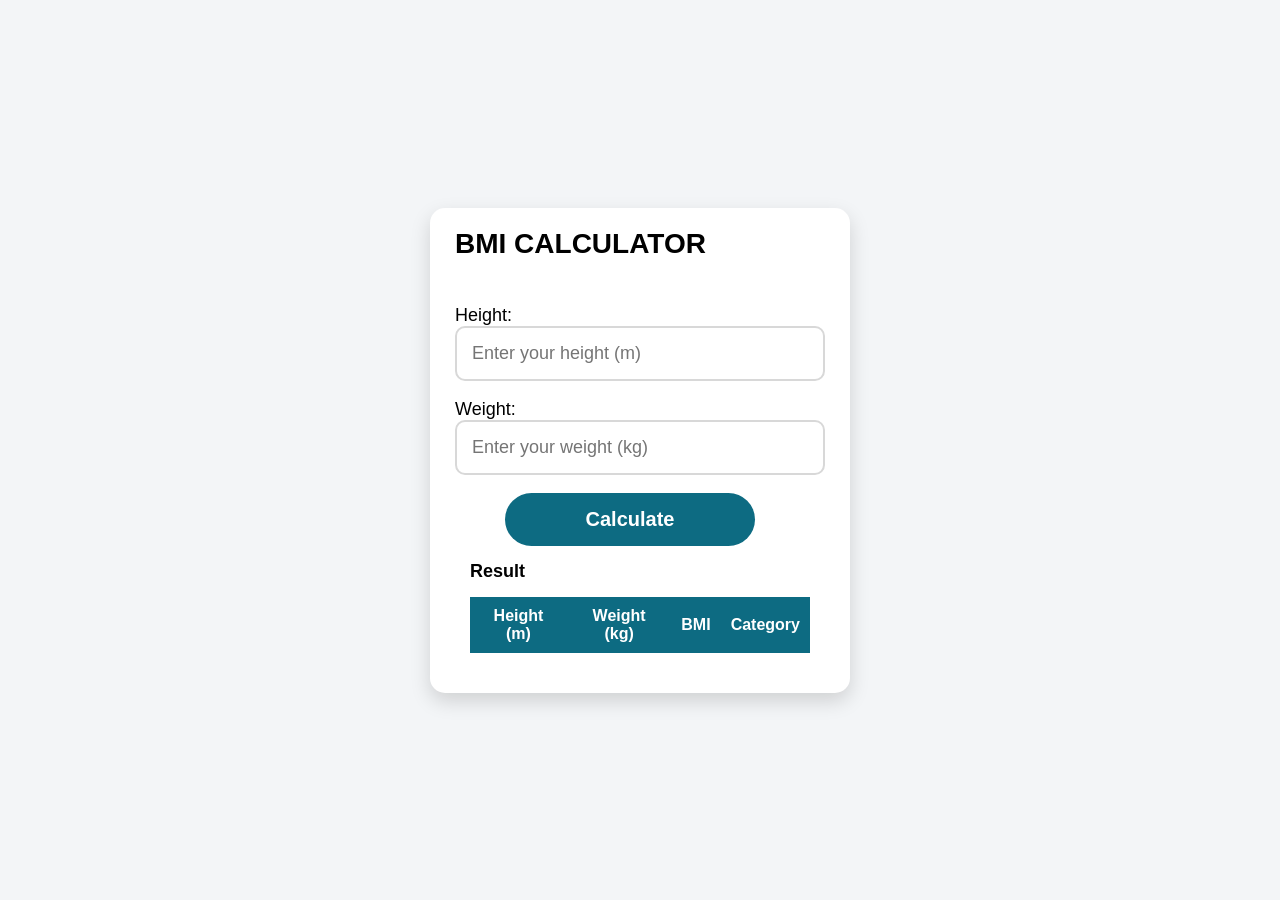
<file: BMI calculator/index.html>
<!doctype html>
<html lang="en">
<head>
    <meta charset="UTF-8">
    <meta name="viewport" content="width=device-width, initial-scale=1.0">
    <title>BMI Calculator</title>

    <link rel="stylesheet" href="BMI.css">
</head>

<body>
    <div id="flex-container">
        <header>
            <h1 id="hero-heading">BMI CALCULATOR</h1>
        </header>

        <main>
            <label for="input-height">Height:</label>
            <input
                id="input-height"
                type="number"
                placeholder="Enter your height (m)"
                step="0.01"
                min="0.1"
                required
            >

            <br><br>

            <label for="input-weight">Weight:</label>
            <input
                id="input-weight"
                type="number"
                placeholder="Enter your weight (kg)"
                step="0.1"
                min="1"
                required
            >

            <br><br>

            <button id="calculate-button">Calculate</button>
            <div id="result">
            
    <h3>Result</h3>

    <table id="result-table">
        <thead>
            <tr>
                <th>Height (m)</th>
                <th>Weight (kg)</th>
                <th>BMI</th>
                <th>Category</th>
            </tr>
        </thead>

        <tbody id="table-body">

        </tbody>
    </table>

            </div>
        </main>

    </div>

    <script src="BMI.js"></script>
</body>
</html>
</file>
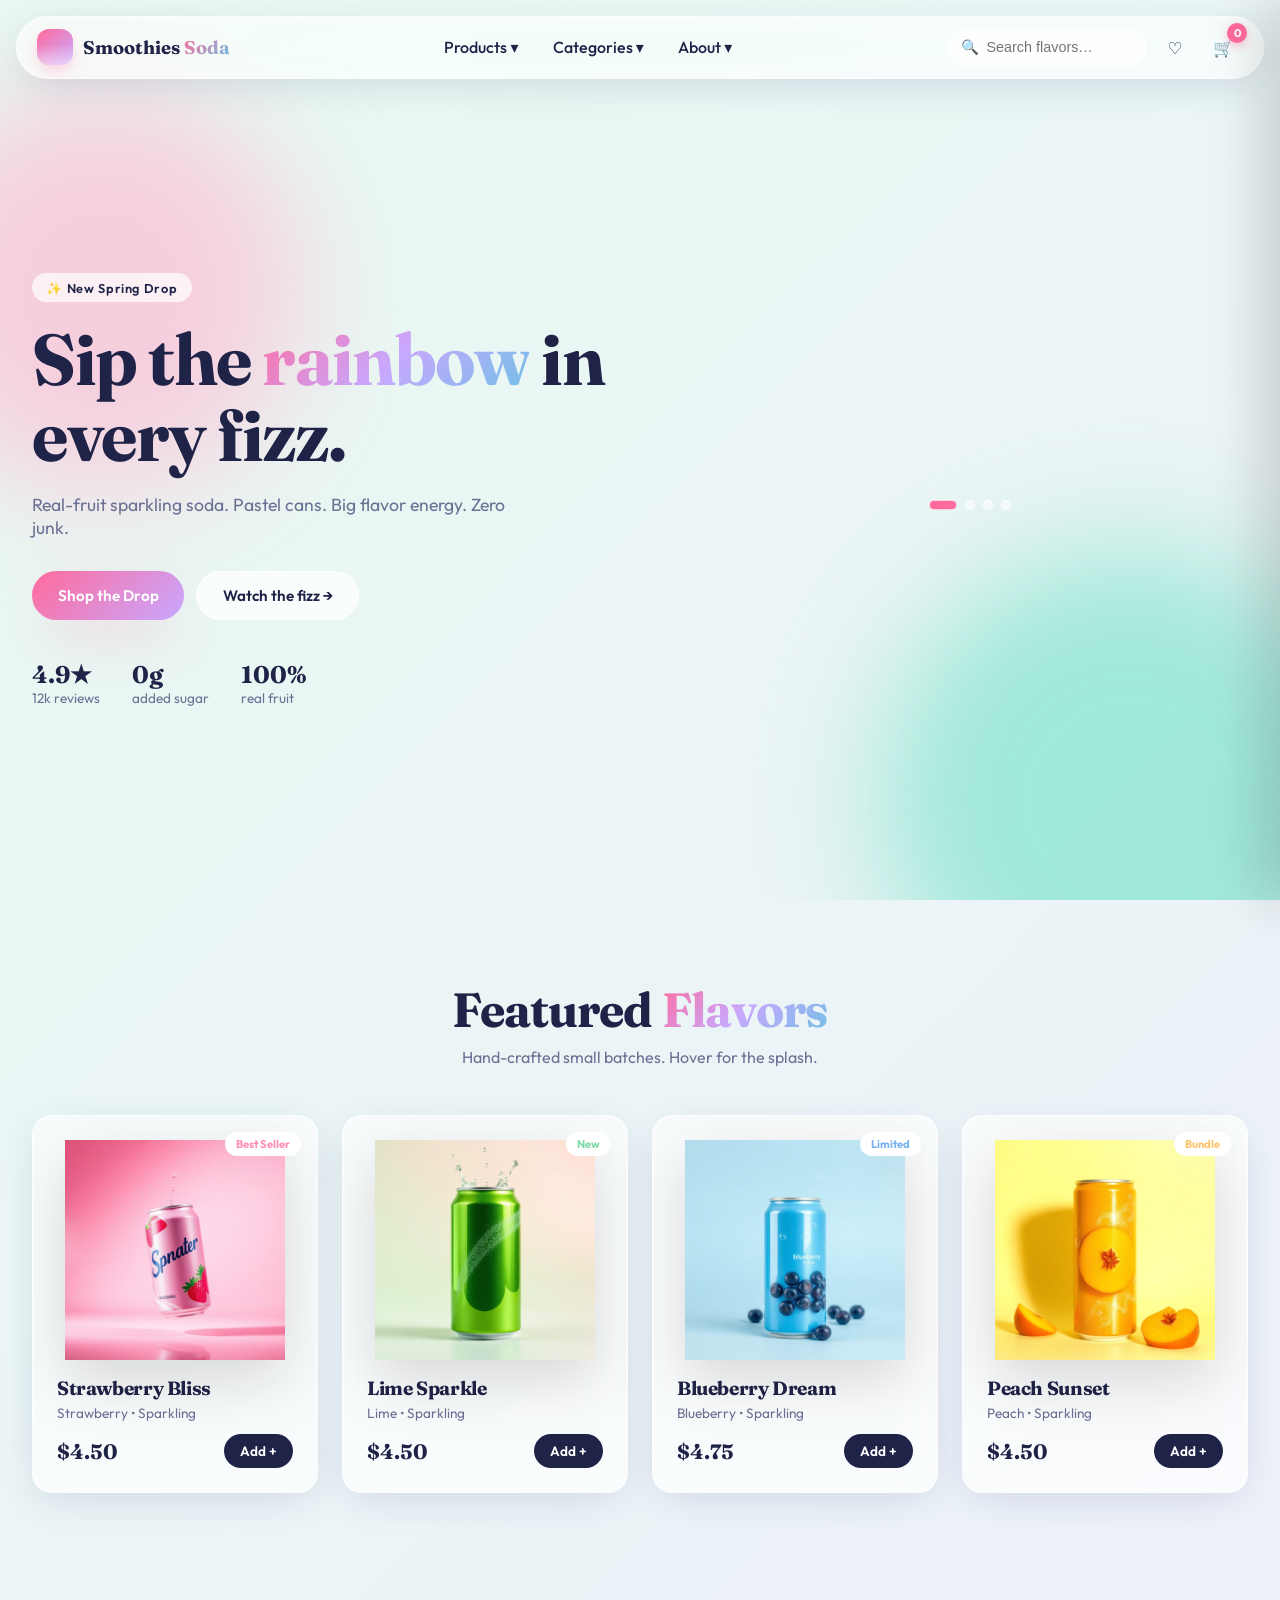
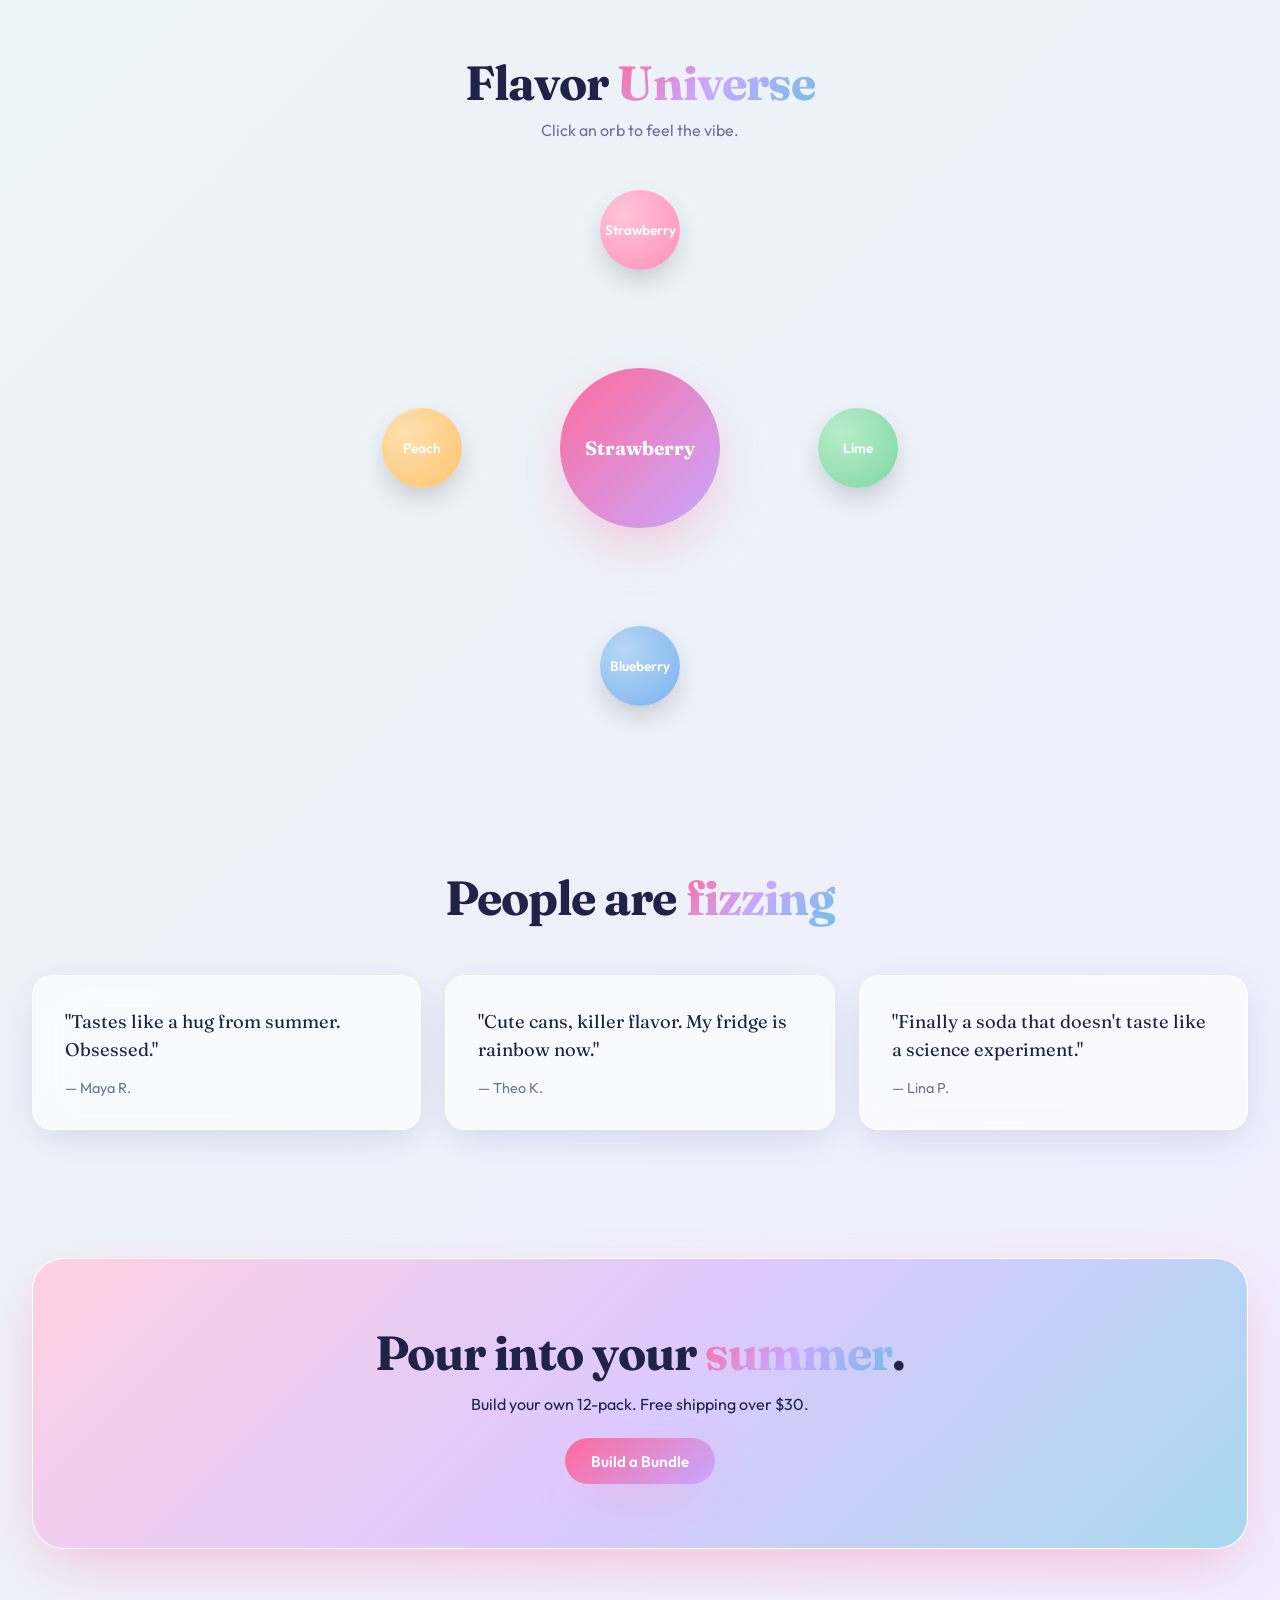
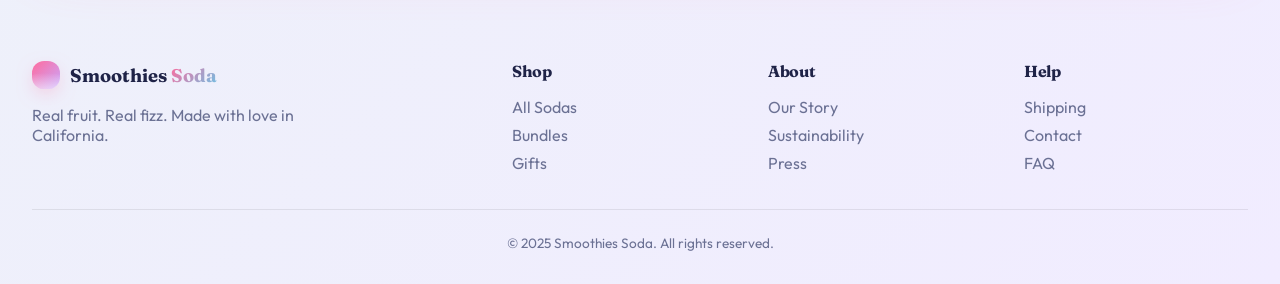
<file: smoothies-vanilla/index.html>
<!doctype html>
<html lang="en">
<head>
  <meta charset="UTF-8" />
  <meta name="viewport" content="width=device-width, initial-scale=1.0" />
  <title>Smoothies Soda — Sip the rainbow in every fizz</title>
  <meta name="description" content="Real-fruit sparkling soda made with love. Pastel cans, bold flavors, zero junk." />
  <meta name="theme-color" content="#FF6B9D" />
  <link rel="preconnect" href="https://fonts.googleapis.com">
  <link rel="preconnect" href="https://fonts.gstatic.com" crossorigin>
  <link href="https://fonts.googleapis.com/css2?family=Fraunces:opsz,wght@9..144,500;9..144,700;9..144,900&family=Outfit:wght@300;400;500;600;700&display=swap" rel="stylesheet">
  <link rel="stylesheet" href="style.css" />
</head>
<body>
  <!-- Floating bubbles backdrop -->
  <div class="bubbles-bg" aria-hidden="true"></div>

  <!-- Navbar -->
  <header class="navbar glass">
    <a href="#" class="logo" aria-label="Smoothies Soda">
      <span class="logo-icon">
        <span class="logo-wave"></span>
      </span>
      <span class="logo-text">Smoothies <em>Soda</em></span>
    </a>

    <nav class="nav-links" aria-label="Primary">
      <div class="nav-item">
        <button class="nav-btn">Products ▾</button>
        <div class="dropdown">
          <a href="#products">All Sodas</a>
          <a href="#products">Fruit Flavors</a>
          <a href="#products">Zero Sugar</a>
          <a href="#products">Limited Edition</a>
        </div>
      </div>
      <div class="nav-item">
        <button class="nav-btn">Categories ▾</button>
        <div class="dropdown">
          <a href="#products">New Arrivals</a>
          <a href="#products">Best Sellers</a>
          <a href="#products">Bundles</a>
          <a href="#products">Gifts</a>
        </div>
      </div>
      <div class="nav-item">
        <button class="nav-btn">About ▾</button>
        <div class="dropdown">
          <a href="#story">Our Story</a>
          <a href="#story">Sustainability</a>
          <a href="#story">FAQ</a>
        </div>
      </div>
    </nav>

    <div class="nav-actions">
      <div class="search-wrap">
        <input id="search" type="search" placeholder="Search flavors…" autocomplete="off" />
        <span class="search-icon">🔍</span>
        <ul id="search-suggestions" class="suggestions" hidden></ul>
      </div>
      <button class="icon-btn" aria-label="Wishlist">♡</button>
      <button class="icon-btn cart-btn" id="cart-btn" aria-label="Cart">
        🛒 <span class="cart-count" id="cart-count">0</span>
      </button>
      <button class="hamburger" id="hamburger" aria-label="Menu">☰</button>
    </div>
  </header>

  <!-- Mobile menu -->
  <aside class="mobile-menu" id="mobile-menu">
    <a href="#products">Products</a>
    <a href="#products">Categories</a>
    <a href="#story">About</a>
    <a href="#" id="mobile-cart">Cart</a>
  </aside>

  <main>
    <!-- Hero -->
    <section class="hero">
      <div class="hero-text">
        <span class="eyebrow">✨ New Spring Drop</span>
        <h1>Sip the <span class="text-gradient">rainbow</span> in every fizz.</h1>
        <p>Real-fruit sparkling soda. Pastel cans. Big flavor energy. Zero junk.</p>
        <div class="hero-cta">
          <button class="btn btn-primary" id="shop-now">Shop the Drop</button>
          <button class="btn btn-ghost">Watch the fizz →</button>
        </div>
        <div class="hero-stats">
          <div><strong>4.9★</strong><span>12k reviews</span></div>
          <div><strong>0g</strong><span>added sugar</span></div>
          <div><strong>100%</strong><span>real fruit</span></div>
        </div>
      </div>

      <div class="hero-stage" id="hero-stage">
        <div class="stage-glow"></div>
        <div class="bottle-wrap" id="bottle-wrap">
          <img id="hero-image" src="assets/soda-strawberry.jpg" alt="Soda can" />
        </div>
        <div class="dots" id="hero-dots"></div>
      </div>
    </section>

    <!-- Featured Products -->
    <section class="section" id="products">
      <header class="section-head">
        <h2>Featured <span class="text-gradient">Flavors</span></h2>
        <p>Hand-crafted small batches. Hover for the splash.</p>
      </header>
      <div class="product-grid" id="product-grid"></div>
    </section>

    <!-- Flavor Universe -->
    <section class="section flavor-universe">
      <header class="section-head">
        <h2>Flavor <span class="text-gradient">Universe</span></h2>
        <p>Click an orb to feel the vibe.</p>
      </header>
      <div class="orbit" id="orbit">
        <div class="orbit-center" id="orbit-center">Strawberry</div>
      </div>
    </section>

    <!-- Testimonials -->
    <section class="section" id="story">
      <header class="section-head">
        <h2>People are <span class="text-gradient">fizzing</span></h2>
      </header>
      <div class="testimonials">
        <article class="testimonial glass">
          <p>"Tastes like a hug from summer. Obsessed."</p>
          <footer>— Maya R.</footer>
        </article>
        <article class="testimonial glass">
          <p>"Cute cans, killer flavor. My fridge is rainbow now."</p>
          <footer>— Theo K.</footer>
        </article>
        <article class="testimonial glass">
          <p>"Finally a soda that doesn't taste like a science experiment."</p>
          <footer>— Lina P.</footer>
        </article>
      </div>
    </section>

    <!-- CTA Banner -->
    <section class="cta-banner">
      <div class="cta-inner glass-strong">
        <h2>Pour into your <span class="text-gradient">summer</span>.</h2>
        <p>Build your own 12-pack. Free shipping over $30.</p>
        <button class="btn btn-primary">Build a Bundle</button>
      </div>
    </section>
  </main>

  <footer class="footer">
    <div class="footer-cols">
      <div>
        <div class="logo small">
          <span class="logo-icon"><span class="logo-wave"></span></span>
          <span class="logo-text">Smoothies <em>Soda</em></span>
        </div>
        <p>Real fruit. Real fizz. Made with love in California.</p>
      </div>
      <div><h4>Shop</h4><a href="#">All Sodas</a><a href="#">Bundles</a><a href="#">Gifts</a></div>
      <div><h4>About</h4><a href="#">Our Story</a><a href="#">Sustainability</a><a href="#">Press</a></div>
      <div><h4>Help</h4><a href="#">Shipping</a><a href="#">Contact</a><a href="#">FAQ</a></div>
    </div>
    <div class="footer-bottom">© 2025 Smoothies Soda. All rights reserved.</div>
  </footer>

  <!-- Cart drawer -->
  <div class="drawer-overlay" id="drawer-overlay"></div>
  <aside class="cart-drawer" id="cart-drawer" aria-hidden="true">
    <header>
      <h3>Your Bag</h3>
      <button id="close-cart" aria-label="Close">✕</button>
    </header>
    <div class="cart-items" id="cart-items"></div>
    <footer>
      <div class="cart-total">
        <span>Total</span>
        <strong id="cart-total">$0.00</strong>
      </div>
      <button class="btn btn-primary full">Checkout</button>
    </footer>
  </aside>

  <script src="script.js"></script>
</body>
</html>
</file>
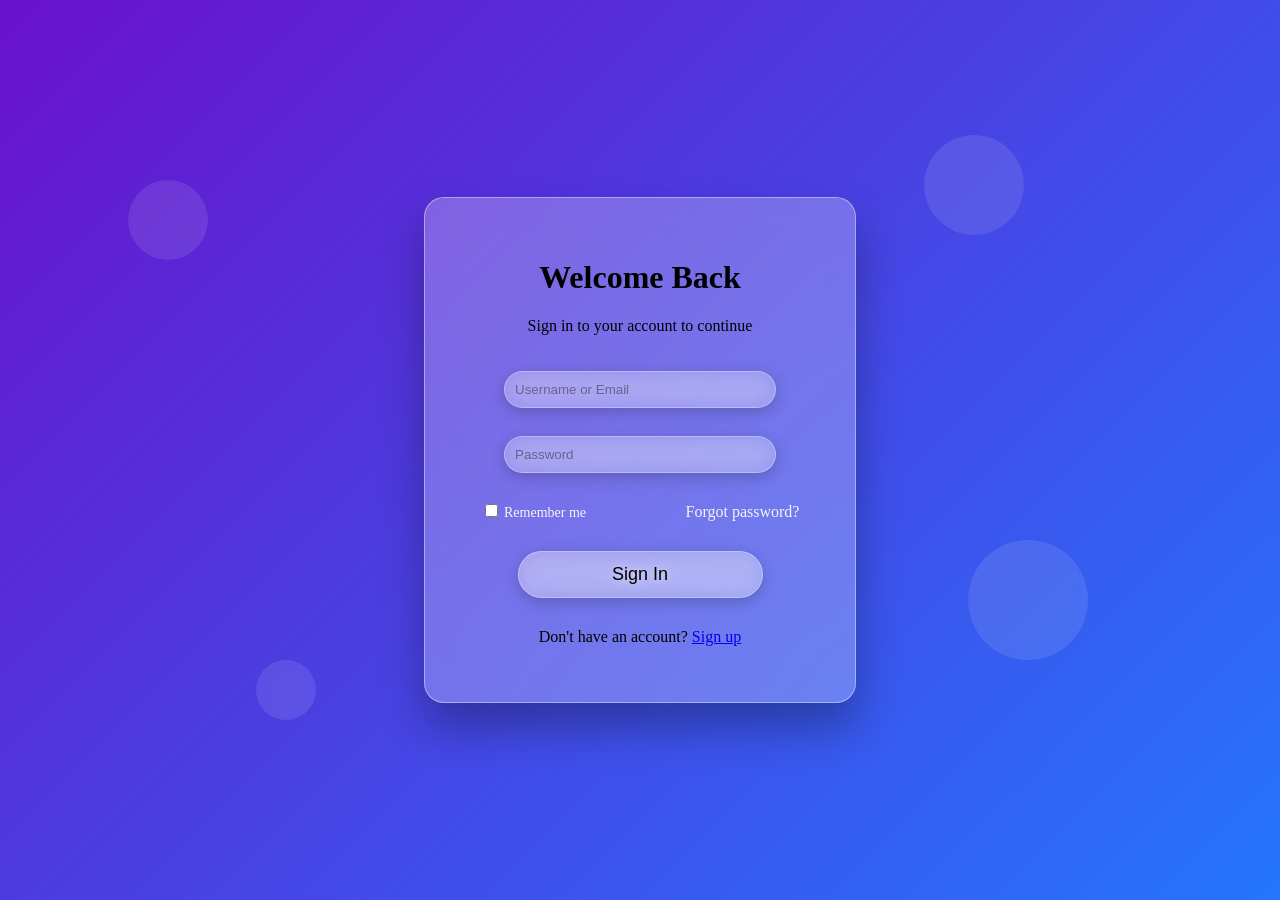
<file: CSS project/Log in Page/index.html>
<!DOCTYPE html>
<html lang="en">
<head>
    <meta charset="UTF-8">
    <meta name="viewport" content="width=device-width, initial-scale=1.0">
    <title>Document</title>
    <link href="Login.css" rel="stylesheet">
</head>
<body>
        
      
    <div class="bg-shapes">
        <div class="shape"></div>
        <div class="shape"></div>
        <div class="shape"></div>
        <div class="shape"></div>
    </div>

    
    <div class="glass-container">
        <div class="login-header">
            <h1>Welcome Back</h1>
            <p>Sign in to your account to continue</p>
        </div>

        <form id="loginForm">
            <div class="input-group">
                <i class="fas fa-user"></i>
                <input type="text" placeholder="Username or Email" id="username" required>
            </div>

            <div class="input-group">
                <i class="fas fa-lock"></i>
                <input type="password" placeholder="Password" id="password" required>
            </div>

            <div class="remember-forgot">
                <label class="remember">
                    <input type="checkbox" id="remember">
                    <span>Remember me</span>
                </label>
                <a href="#" class="forgot-link">Forgot password?</a>
            </div>

            <button type="submit" class="login-btn">Sign In</button>

            

            <div class="social-login">
                <div class="social-btn" title="Sign in with Google">
                    <i class="fab fa-google"></i>
                </div>
                <div class="social-btn" title="Sign in with Facebook">
                    <i class="fab fa-facebook-f"></i>
                </div>
                <div class="social-btn" title="Sign in with Twitter">
                    <i class="fab fa-twitter"></i>
                </div>
            </div>

            <p class="register-link">
                Don't have an account?
                <a href="#">Sign up</a>
            </p>
        </form>
    </div>

    

</body>
</html>
</file>
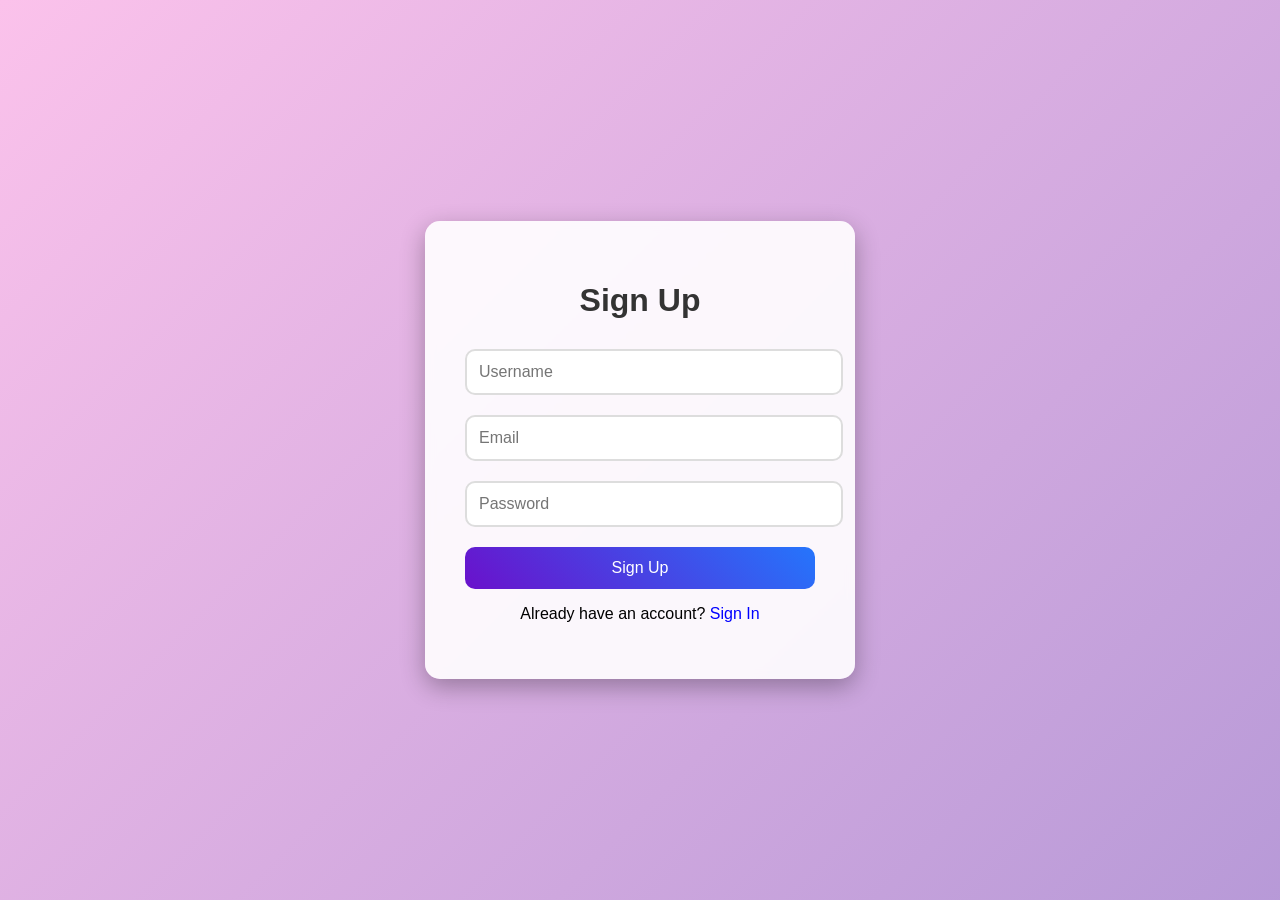
<file: First Ever Project/todolist/index.html>
<!DOCTYPE html>
<html lang="en">
<head>
    <meta charset="UTF-8">
    <meta name="viewport" content="width=device-width, initial-scale=1.0">
    <title>Sign-In + To-Do</title>
    <link rel="stylesheet" href="style.css">
</head>
<body>
    <!-- SIGN-UP SCREEN -->
    <div class="container" id="signup-screen">
        <h1>Sign Up</h1>
        <input type="text" id="signup-username" placeholder="Username" required>
        <input type="email" id="signup-email" placeholder="Email" required>
        <input type="password" id="signup-password" placeholder="Password" required>
       <button type="button" id="signup-btn">Sign Up</button>

       

        <p>Already have an account? <span id="show-login" style="cursor:pointer; color:blue;">Sign In</span></p>
        <p class="message" id="signup-message"></p>
    </div>
<!-- LOGIN SCREEN -->
<div class="container" id="login-screen" style="display:none;">
    <h1>Sign In</h1>
    <input type="email" id="login-email" placeholder="Email" required>
    <input type="password" id="login-password" placeholder="Password" required>

    <p style="text-align:right; margin-top:-10px;">
        <span id="forgot-password" style="cursor:pointer; color:blue; font-size:14px;">
            Forgot Password?
        </span>
    </p>

    <button id="login-btn">Sign In</button>

    <p>Don't have an account?
        <span id="show-signup" style="cursor:pointer; color:blue;">Sign Up</span>
    </p>

    <p class="message" id="login-message"></p>
</div>
<!--Reset Password-->
<div class="container" id="forgot-screen" style="display:none;">
    <h1>Reset Password</h1>
    <input type="email" id="forgot-email" placeholder="Enter your email" required>
    <input type="password" id="new-password" placeholder="Enter new password" required>
    <button id="reset-btn">Send Reset Link</button>

    <p>
        <span id="back-to-login" style="cursor:pointer; color:blue;">
            Back to Login
        </span>
    </p>

    <p class="message" id="forgot-message"></p>
</div>


    <!-- TO-DO LIST SCREEN -->
    <div class="container" id="todo-screen" style="display:none;">
        <h1 id="todo-welcome"></h1>
        <div class="input-section">
            <input type="text" id="todo-input" placeholder="Add a new task...">
            <button id="add-btn">Add</button>
        </div>
        <ul id="todo-list"></ul>
        <button id="logout-btn" style="margin-top:20px;">Logout</button>
    </div>

    <script src="script.js"></script>
</body>
</file>
<file: BMI calculator/BMI.css>
*{
    margin:0;
    padding:0;
    box-sizing:border-box;
    font-family:Arial, Helvetica, sans-serif;
}

body{
    background:#f3f5f7;
    display:flex;
    justify-content:center;
    align-items:center;
    min-height:100vh;
}

#flex-container{
    width:420px;
    background:white;
    border-radius:15px;
    overflow:hidden;
    box-shadow:0 8px 20px rgba(0,0,0,0.15);
}

header{
    padding:20px 25px;
}

#hero-heading{
    font-size:28px;
}

main{
    padding:25px;
    gap:15px;
}

label{
    font-size:18px;
}

input{
    width:100%;
    padding:15px;
    border:2px solid #d8d8d8;
    border-radius:10px;
    font-size:18px;
    transition:.3s;
}

input:focus{
    outline:none;
    border-color:#0d6b82;
    box-shadow:0 0 8px rgba(13,107,130,.25);
}

button{
    width:250px;
    padding:15px;
    margin-left: 50px;
    border:none;
    border-radius:40px;
    background:#0d6b82;
    color:white;
    font-size:20px;
    font-weight:bold;
    cursor:pointer;
    transition:.3s;
}

button:hover{
    background:#09566a;
    transform:translateY(-2px);
}

#result{
    padding:15px;
}

#result h3{
    font-size:18px;
}

#result li{
    padding:10px;
    font-size:15px;
    list-style: none;
}


#result-table{
    width:100%;
    border-collapse:collapse;
    margin-top:15px;
}

#result-table th{
    background:#0d6b82;
    color:white;
    padding:10px;
}

#result-table td{
    border:1px solid #ddd;
    padding:10px;
    text-align:center;
}

#result-table tr:nth-child(even){
    background:#f5f5f5;
}
</file>
<file: smoothies-vanilla/style.css>
/* Smoothies Soda — vanilla pastel design system */
:root {
  --bg: #fff7fb;
  --fg: #1f2347;
  --muted: #6b7194;
  --primary: #ff6b9d;
  --primary-glow: #ffb3cf;
  --mint: #6ee0c5;
  --sky: #6ec1e4;
  --lemon: #ffd66e;
  --lavender: #c8a8ff;
  --card: rgba(255, 255, 255, 0.65);
  --border: rgba(255, 255, 255, 0.7);
  --radius: 1.25rem;
  --shadow-soft: 0 10px 40px -10px rgba(40, 50, 120, 0.18);
  --shadow-glow: 0 20px 60px -15px rgba(255, 107, 157, 0.45);
  --t-smooth: cubic-bezier(0.22, 1, 0.36, 1);
  --t-bounce: cubic-bezier(0.68, -0.55, 0.265, 1.55);
}

* { box-sizing: border-box; margin: 0; padding: 0; }

html { scroll-behavior: smooth; }

body {
  font-family: 'Outfit', system-ui, sans-serif;
  color: var(--fg);
  background: linear-gradient(-45deg, #eaf6ff 0%, #e8f9f1 25%, #fff0f6 50%, #f1ecff 75%, #e8f9f1 100%);
  background-size: 400% 400%;
  animation: liquidGradient 18s ease infinite;
  overflow-x: hidden;
  min-height: 100vh;
}

h1, h2, h3, h4 { font-family: 'Fraunces', Georgia, serif; font-weight: 700; letter-spacing: -0.02em; }

a { color: inherit; text-decoration: none; }
button { font: inherit; cursor: pointer; border: none; background: none; color: inherit; }
img { max-width: 100%; display: block; }

/* Utilities */
.glass {
  background: var(--card);
  backdrop-filter: blur(20px) saturate(180%);
  -webkit-backdrop-filter: blur(20px) saturate(180%);
  border: 1px solid var(--border);
}
.glass-strong {
  background: rgba(255, 255, 255, 0.78);
  backdrop-filter: blur(24px) saturate(200%);
  -webkit-backdrop-filter: blur(24px) saturate(200%);
  border: 1px solid rgba(255, 255, 255, 0.85);
}
.text-gradient {
  background: linear-gradient(135deg, var(--primary), var(--lavender), var(--sky));
  -webkit-background-clip: text;
  background-clip: text;
  color: transparent;
}

/* Floating background bubbles */
.bubbles-bg {
  position: fixed; inset: 0; pointer-events: none; z-index: 0; overflow: hidden;
}
.bubbles-bg::before, .bubbles-bg::after {
  content: ""; position: absolute; border-radius: 50%; filter: blur(60px); opacity: 0.6;
}
.bubbles-bg::before {
  width: 400px; height: 400px; background: var(--primary-glow); top: 10%; left: -100px;
  animation: float 12s ease-in-out infinite;
}
.bubbles-bg::after {
  width: 500px; height: 500px; background: var(--mint); bottom: -150px; right: -100px;
  animation: float 16s ease-in-out infinite reverse;
}

/* Navbar */
.navbar {
  position: fixed; top: 16px; left: 16px; right: 16px; z-index: 50;
  display: flex; align-items: center; gap: 1.25rem;
  padding: 0.65rem 1.25rem; border-radius: 999px;
  box-shadow: var(--shadow-soft);
}
.logo { display: inline-flex; align-items: center; gap: 0.6rem; font-weight: 700; }
.logo-icon {
  width: 36px; height: 36px; border-radius: 12px; position: relative; overflow: hidden;
  background: linear-gradient(135deg, var(--primary), var(--lavender));
  box-shadow: 0 6px 20px -6px rgba(255, 107, 157, 0.6);
}
.logo-wave {
  position: absolute; left: -25%; right: -25%; bottom: -10%; height: 70%;
  background: linear-gradient(180deg, transparent, rgba(255, 255, 255, 0.6));
  border-radius: 45%; animation: wave 4s ease-in-out infinite;
}
.logo-text { font-family: 'Fraunces', serif; font-size: 1.15rem; }
.logo-text em { font-style: normal; background: linear-gradient(135deg, var(--primary), var(--sky)); -webkit-background-clip: text; background-clip: text; color: transparent; }
.logo.small .logo-icon { width: 28px; height: 28px; }

.nav-links { display: flex; gap: 0.25rem; flex: 1; justify-content: center; }
.nav-item { position: relative; }
.nav-btn {
  padding: 0.55rem 0.95rem; border-radius: 999px; font-weight: 500; color: var(--fg);
  transition: all 0.25s var(--t-smooth);
}
.nav-btn:hover { background: rgba(255, 255, 255, 0.7); transform: translateY(-1px); }
.dropdown {
  position: absolute; top: calc(100% + 8px); left: 50%; transform: translateX(-50%) translateY(-6px);
  min-width: 180px; padding: 0.5rem; border-radius: 18px;
  background: rgba(255, 255, 255, 0.85); backdrop-filter: blur(20px);
  border: 1px solid var(--border); box-shadow: var(--shadow-soft);
  opacity: 0; pointer-events: none; transition: all 0.25s var(--t-smooth);
}
.dropdown a {
  display: block; padding: 0.55rem 0.85rem; border-radius: 12px; font-size: 0.92rem;
  transition: background 0.2s;
}
.dropdown a:hover { background: var(--primary-glow); }
.nav-item:hover .dropdown, .nav-item:focus-within .dropdown {
  opacity: 1; pointer-events: auto; transform: translateX(-50%) translateY(0);
}

.nav-actions { display: flex; align-items: center; gap: 0.5rem; }
.search-wrap { position: relative; }
.search-wrap input {
  width: 200px; padding: 0.55rem 1rem 0.55rem 2.4rem; border-radius: 999px;
  border: 1px solid rgba(255, 255, 255, 0.7); background: rgba(255, 255, 255, 0.65);
  font-size: 0.9rem; transition: width 0.3s var(--t-smooth), box-shadow 0.3s;
  outline: none;
}
.search-wrap input:focus { width: 260px; box-shadow: 0 0 0 4px rgba(255, 107, 157, 0.2); }
.search-icon { position: absolute; left: 0.85rem; top: 50%; transform: translateY(-50%); font-size: 0.9rem; }
.suggestions {
  position: absolute; top: calc(100% + 6px); left: 0; right: 0;
  background: rgba(255, 255, 255, 0.95); backdrop-filter: blur(16px);
  border-radius: 14px; padding: 0.35rem; list-style: none; box-shadow: var(--shadow-soft);
  z-index: 60;
}
.suggestions li { padding: 0.5rem 0.75rem; border-radius: 10px; font-size: 0.9rem; cursor: pointer; }
.suggestions li:hover { background: var(--primary-glow); }

.icon-btn {
  position: relative; width: 40px; height: 40px; border-radius: 999px; font-size: 1.05rem;
  display: inline-grid; place-items: center; transition: transform 0.25s var(--t-bounce), background 0.2s;
}
.icon-btn:hover { background: rgba(255, 255, 255, 0.7); transform: scale(1.1); }
.cart-count {
  position: absolute; top: -4px; right: -4px; background: var(--primary); color: white;
  font-size: 0.7rem; font-weight: 700; min-width: 20px; height: 20px; padding: 0 6px;
  border-radius: 999px; display: grid; place-items: center;
  box-shadow: 0 4px 12px -2px rgba(255, 107, 157, 0.6);
  transition: transform 0.4s var(--t-bounce);
}
.cart-count.bump { animation: bump 0.5s var(--t-bounce); }

.hamburger { display: none; font-size: 1.4rem; width: 40px; height: 40px; border-radius: 999px; }

/* Mobile menu */
.mobile-menu {
  position: fixed; top: 80px; right: 16px; left: 16px; z-index: 40;
  background: rgba(255, 255, 255, 0.95); backdrop-filter: blur(20px);
  border-radius: 24px; padding: 1rem; display: none; flex-direction: column; gap: 0.25rem;
  box-shadow: var(--shadow-soft); transform: translateY(-12px); opacity: 0;
  transition: all 0.3s var(--t-smooth);
}
.mobile-menu.open { display: flex; transform: translateY(0); opacity: 1; }
.mobile-menu a { padding: 0.75rem 1rem; border-radius: 12px; font-weight: 500; }
.mobile-menu a:hover { background: var(--primary-glow); }

/* Buttons */
.btn {
  padding: 0.85rem 1.6rem; border-radius: 999px; font-weight: 600; font-size: 0.95rem;
  display: inline-flex; align-items: center; gap: 0.5rem;
  transition: transform 0.25s var(--t-bounce), box-shadow 0.3s;
}
.btn-primary {
  background: linear-gradient(135deg, var(--primary), var(--lavender));
  color: white; box-shadow: var(--shadow-glow);
}
.btn-primary:hover { transform: translateY(-2px) scale(1.03); box-shadow: 0 25px 70px -15px rgba(255, 107, 157, 0.6); }
.btn-ghost { background: rgba(255, 255, 255, 0.7); border: 1px solid var(--border); }
.btn-ghost:hover { background: white; transform: translateY(-2px); }
.btn.full { width: 100%; justify-content: center; }

/* Hero */
.hero {
  position: relative; z-index: 1;
  display: grid; grid-template-columns: 1.1fr 1fr; gap: 3rem; align-items: center;
  max-width: 1280px; margin: 0 auto; padding: 9rem 2rem 4rem;
  min-height: 100vh;
}
.eyebrow {
  display: inline-block; padding: 0.4rem 0.9rem; border-radius: 999px;
  background: rgba(255, 255, 255, 0.7); font-size: 0.8rem; font-weight: 600; letter-spacing: 0.05em;
  margin-bottom: 1.25rem;
}
.hero-text h1 { font-size: clamp(2.5rem, 6vw, 4.5rem); line-height: 1.05; margin-bottom: 1.25rem; }
.hero-text > p { font-size: 1.1rem; color: var(--muted); max-width: 480px; margin-bottom: 2rem; }
.hero-cta { display: flex; gap: 0.75rem; margin-bottom: 2.5rem; flex-wrap: wrap; }
.hero-stats { display: flex; gap: 2rem; }
.hero-stats div { display: flex; flex-direction: column; }
.hero-stats strong { font-family: 'Fraunces', serif; font-size: 1.5rem; }
.hero-stats span { color: var(--muted); font-size: 0.85rem; }

.hero-stage { position: relative; aspect-ratio: 1; max-width: 520px; margin: 0 auto; }
.stage-glow {
  position: absolute; inset: 10%; border-radius: 50%;
  background: radial-gradient(circle, var(--primary-glow), transparent 70%);
  filter: blur(30px); animation: pulseGlow 4s ease-in-out infinite;
  transition: background 1s ease;
}
.bottle-wrap {
  position: absolute; inset: 0; display: grid; place-items: center;
  animation: float 6s ease-in-out infinite;
  perspective: 1000px;
}
.bottle-wrap img {
  max-height: 90%; object-fit: contain;
  filter: drop-shadow(0 30px 50px rgba(255, 107, 157, 0.35));
  transition: opacity 0.6s ease, transform 0.6s var(--t-smooth);
  animation: popUp 1s var(--t-bounce) both;
}
.bottle-wrap img.fade { opacity: 0; transform: scale(0.92) rotateY(20deg); }
.dots { position: absolute; bottom: -20px; left: 50%; transform: translateX(-50%); display: flex; gap: 8px; }
.dots button {
  width: 10px; height: 10px; border-radius: 999px; background: rgba(255, 255, 255, 0.6);
  border: 1px solid var(--border); transition: all 0.3s;
}
.dots button.active { width: 28px; background: var(--primary); }

/* Sections */
.section { position: relative; z-index: 1; max-width: 1280px; margin: 0 auto; padding: 5rem 2rem; }
.section-head { text-align: center; margin-bottom: 3rem; }
.section-head h2 { font-size: clamp(2rem, 4vw, 3rem); margin-bottom: 0.5rem; }
.section-head p { color: var(--muted); }

/* Product grid */
.product-grid { display: grid; grid-template-columns: repeat(auto-fit, minmax(240px, 1fr)); gap: 1.5rem; }
.product-card {
  position: relative; padding: 1.5rem; border-radius: var(--radius);
  background: rgba(255, 255, 255, 0.7); backdrop-filter: blur(16px);
  border: 1px solid var(--border); box-shadow: var(--shadow-soft);
  transition: transform 0.4s var(--t-smooth), box-shadow 0.4s; cursor: pointer;
  overflow: hidden;
}
.product-card::before {
  content: ""; position: absolute; inset: 0; opacity: 0; transition: opacity 0.4s;
  background: radial-gradient(circle at 50% 0%, var(--card-glow, var(--primary-glow)), transparent 70%);
  pointer-events: none;
}
.product-card:hover { transform: translateY(-8px) rotateX(4deg); box-shadow: 0 30px 60px -20px rgba(0, 0, 0, 0.2); }
.product-card:hover::before { opacity: 0.5; }
.product-card .tag {
  position: absolute; top: 1rem; right: 1rem; z-index: 2;
  padding: 0.3rem 0.7rem; border-radius: 999px; font-size: 0.7rem; font-weight: 700;
  background: white; box-shadow: var(--shadow-soft);
}
.product-card img {
  height: 220px; object-fit: contain; margin: 0 auto 1rem;
  filter: drop-shadow(0 20px 30px rgba(0, 0, 0, 0.15));
  transition: transform 0.5s var(--t-bounce);
}
.product-card:hover img { transform: scale(1.08) rotate(-3deg); }
.product-card h3 { font-size: 1.2rem; margin-bottom: 0.25rem; }
.product-card .flavor { color: var(--muted); font-size: 0.85rem; margin-bottom: 0.75rem; }
.product-card .row { display: flex; align-items: center; justify-content: space-between; }
.product-card .price { font-family: 'Fraunces', serif; font-size: 1.3rem; font-weight: 700; }
.add-btn {
  padding: 0.5rem 1rem; border-radius: 999px; background: var(--fg); color: white;
  font-size: 0.85rem; font-weight: 600; transition: transform 0.25s var(--t-bounce);
}
.add-btn:hover { transform: scale(1.08); background: var(--primary); }

/* Flavor universe */
.orbit {
  position: relative; width: min(520px, 90vw); aspect-ratio: 1; margin: 0 auto;
}
.orbit-center {
  position: absolute; top: 50%; left: 50%; transform: translate(-50%, -50%);
  width: 160px; height: 160px; border-radius: 50%;
  display: grid; place-items: center; text-align: center; padding: 1rem;
  background: linear-gradient(135deg, var(--primary), var(--lavender));
  color: white; font-family: 'Fraunces', serif; font-weight: 700; font-size: 1.2rem;
  box-shadow: var(--shadow-glow); transition: background 0.6s;
}
.orb {
  position: absolute; width: 80px; height: 80px; border-radius: 50%; cursor: pointer;
  display: grid; place-items: center; color: white; font-weight: 600; font-size: 0.85rem;
  box-shadow: 0 12px 30px -8px rgba(0, 0, 0, 0.25);
  transition: transform 0.4s var(--t-bounce);
  animation: float 7s ease-in-out infinite;
}
.orb:hover { transform: scale(1.18); }

/* Testimonials */
.testimonials { display: grid; grid-template-columns: repeat(auto-fit, minmax(260px, 1fr)); gap: 1.5rem; }
.testimonial { padding: 2rem; border-radius: var(--radius); box-shadow: var(--shadow-soft); }
.testimonial p { font-family: 'Fraunces', serif; font-size: 1.15rem; line-height: 1.5; margin-bottom: 1rem; }
.testimonial footer { color: var(--muted); font-size: 0.9rem; }

/* CTA */
.cta-banner { padding: 3rem 2rem; max-width: 1280px; margin: 0 auto; }
.cta-inner {
  position: relative; padding: 4rem 2rem; border-radius: 32px; text-align: center;
  overflow: hidden; box-shadow: var(--shadow-glow);
}
.cta-inner::before {
  content: ""; position: absolute; inset: 0; z-index: -1;
  background: linear-gradient(135deg, var(--primary-glow), var(--lavender), var(--sky));
  opacity: 0.6;
}
.cta-inner h2 { font-size: clamp(2rem, 4vw, 3rem); margin-bottom: 0.75rem; }
.cta-inner p { color: var(--fg); margin-bottom: 1.5rem; }

/* Footer */
.footer {
  position: relative; z-index: 1;
  padding: 4rem 2rem 2rem; max-width: 1280px; margin: 0 auto;
}
.footer-cols {
  display: grid; grid-template-columns: 2fr 1fr 1fr 1fr; gap: 2rem;
  padding-bottom: 2rem; border-bottom: 1px solid rgba(0, 0, 0, 0.08);
}
.footer-cols h4 { font-size: 1rem; margin-bottom: 0.75rem; }
.footer-cols a { display: block; color: var(--muted); padding: 0.25rem 0; transition: color 0.2s; }
.footer-cols a:hover { color: var(--primary); }
.footer-cols p { color: var(--muted); margin-top: 0.75rem; max-width: 280px; }
.footer-bottom { text-align: center; padding-top: 1.5rem; color: var(--muted); font-size: 0.85rem; }

/* Cart drawer */
.drawer-overlay {
  position: fixed; inset: 0; background: rgba(20, 25, 60, 0.4); backdrop-filter: blur(4px);
  opacity: 0; pointer-events: none; transition: opacity 0.3s; z-index: 90;
}
.drawer-overlay.open { opacity: 1; pointer-events: auto; }
.cart-drawer {
  position: fixed; top: 0; right: 0; bottom: 0; width: min(420px, 100%);
  background: white; z-index: 100; display: flex; flex-direction: column;
  transform: translateX(100%); transition: transform 0.4s var(--t-smooth);
  box-shadow: -20px 0 50px rgba(0, 0, 0, 0.15);
}
.cart-drawer.open { transform: translateX(0); }
.cart-drawer header {
  display: flex; align-items: center; justify-content: space-between;
  padding: 1.5rem; border-bottom: 1px solid rgba(0, 0, 0, 0.08);
}
.cart-drawer header h3 { font-size: 1.3rem; }
.cart-drawer header button { font-size: 1.3rem; width: 36px; height: 36px; border-radius: 50%; }
.cart-drawer header button:hover { background: var(--primary-glow); }
.cart-items { flex: 1; overflow-y: auto; padding: 1rem 1.5rem; }
.cart-item { display: flex; gap: 1rem; padding: 1rem 0; border-bottom: 1px solid rgba(0, 0, 0, 0.06); }
.cart-item img { width: 64px; height: 64px; object-fit: contain; border-radius: 12px; background: var(--bg); }
.cart-item .info { flex: 1; }
.cart-item .info h4 { font-size: 1rem; margin-bottom: 0.25rem; }
.cart-item .info span { color: var(--muted); font-size: 0.85rem; }
.qty { display: inline-flex; align-items: center; gap: 0.5rem; margin-top: 0.5rem; }
.qty button { width: 24px; height: 24px; border-radius: 50%; background: var(--bg); font-weight: 700; }
.qty button:hover { background: var(--primary-glow); }
.cart-empty { text-align: center; color: var(--muted); padding: 3rem 0; }
.cart-drawer footer { padding: 1.5rem; border-top: 1px solid rgba(0, 0, 0, 0.08); }
.cart-total { display: flex; justify-content: space-between; align-items: center; margin-bottom: 1rem; }
.cart-total strong { font-family: 'Fraunces', serif; font-size: 1.4rem; }

/* Animations */
@keyframes liquidGradient {
  0%, 100% { background-position: 0% 50%; }
  50% { background-position: 100% 50%; }
}
@keyframes float {
  0%, 100% { transform: translateY(0) rotate(0deg); }
  50% { transform: translateY(-20px) rotate(2deg); }
}
@keyframes wave {
  0%, 100% { transform: translateX(0) translateY(0); }
  50% { transform: translateX(-25%) translateY(-2px); }
}
@keyframes popUp {
  0% { transform: translateY(60px) scale(0.85); opacity: 0; }
  60% { transform: translateY(-10px) scale(1.04); opacity: 1; }
  100% { transform: translateY(0) scale(1); opacity: 1; }
}
@keyframes pulseGlow {
  0%, 100% { transform: scale(1); opacity: 0.6; }
  50% { transform: scale(1.1); opacity: 0.85; }
}
@keyframes bump {
  0% { transform: scale(1); }
  40% { transform: scale(1.5); }
  100% { transform: scale(1); }
}

/* Reveal on scroll */
.reveal { opacity: 0; transform: translateY(30px); transition: all 0.7s var(--t-smooth); }
.reveal.in { opacity: 1; transform: translateY(0); }

/* Responsive */
@media (max-width: 980px) {
  .nav-links, .search-wrap { display: none; }
  .hamburger { display: grid; place-items: center; }
  .hero { grid-template-columns: 1fr; text-align: center; padding-top: 7rem; gap: 2rem; }
  .hero-text > p { margin-left: auto; margin-right: auto; }
  .hero-cta, .hero-stats { justify-content: center; }
  .footer-cols { grid-template-columns: 1fr 1fr; }
}
@media (max-width: 560px) {
  .navbar { padding: 0.5rem 0.85rem; gap: 0.5rem; }
  .icon-btn { width: 36px; height: 36px; }
  .hero-stats { gap: 1.25rem; }
  .footer-cols { grid-template-columns: 1fr; }
  .product-card img { height: 180px; }
}
</file>
<file: CSS project/Log in Page/Login.css>
body{
    margin: 0;
    display: flex;
    justify-content: center;
    align-items: center;
    height: 100vh;
    background: linear-gradient(135deg, rgb(106, 17, 203), rgb(37, 117, 252));
}


.bg-shapes{
position:absolute;
top:0;
left:0;
width:100%;
height:100%;
overflow: hidden;
z-index: 1;
}

.shape{
position:absolute;
border-radius:50%;
background:rgba(255,255,255,0.1);
backdrop-filter:blur(5px);
-webkit-backdrop-filter:blur(5px);
}

.shape:nth-child(1){
width:80px;
height:80px;
top:20%;
left:10%;
animation:float 15s infinite ease-in-out;
}

.shape:nth-child(2){
width:120px;
height:120px;
top:60%;
right:15%;
animation:float 18s infinite ease-in-out reverse;
}

.shape:nth-child(3){
width:60px;
height:60px;
bottom:20%;
left:20%;
animation:float 12s infinite ease-in-out;
}

.shape:nth-child(4){
width:100px;
height:100px;
top:15%;
right:20%;
animation:float 20s infinite ease-in-out reverse;
}

@keyframes float{
0%,100%{
transform:translateY(0) rotate(0deg);
}

50%{
transform:translateY(-30px) rotate(10deg);
}
}

.glass-container{
width:350px;
padding:40px;
border-radius:20px;
background:rgba(255,255,255,0.25);
backdrop-filter:blur(15px);
box-shadow: 0 24px 45px rgba(0,0,0,0.3);
border:1px solid rgba(255,255,255,0.4);
text-align:center;
position: relative;
z-index: 2;
transition: transform 0,1s ease, box-shadow 0.1s ease;
}
        
.login-header{
text-align:center;
margin-bottom:36px;
color:black;
}
.input-group
{
        margin-bottom: 28px;
}
.input-group input{
    width: 250px;
    padding: 10px;
    border-radius: 28px;
    border: 1px solid rgba(255,255,255,0.3);
    background: rgba(255,255,255,0.2);
    backdrop-filter: blur(12px);
    color: whitesmoke;
    outline: none;
    box-shadow: 0 4px 15px rgba(0,0,0,0.2);
}
::placeholder{
    color:  black;
    opacity: 0.4;
}
.remember-forgot .remember
{
    margin-right: 96px;
    font-size: 14px;
    font-weight: 200;
    color: rgb(245, 245, 245);    
      
}
.remember-forgot a{
    color: rgb(244, 244, 244);
    font-weight: 100;
    text-decoration: none;

}
button{
display: flex;
justify-content: center;
align-items: center;
margin: 30px auto;
 width: 70%;
padding: 12px;
border-radius: 25px;
border: 1px solid rgba(255,255,255,0.3);
background: rgba(254, 249, 249, 0.25);
backdrop-filter: blur(10px);
outline: none;
box-shadow: 0 4px 15px rgba(0,0,0,0.2);
font-size:18px;
font-weight:500;
text-shadow:0 0 10px rgba(255,255,255,0.8);
}
</file>
<file: First Ever Project/todolist/style.css>
body {
    font-family: Arial, sans-serif;
    display: flex;
    justify-content: center;
    align-items: center;
    height: 100vh;
    margin: 0;
    background: linear-gradient(-45deg, #ff9a9e, #fad0c4, #a18cd1, #fbc2eb);
    background-size: 400% 400%;
    animation: gradientBG 15s ease infinite;
}

@keyframes gradientBG {
    0% { background-position: 0% 50%; }
    50% { background-position: 100% 50%; }
    100% { background-position: 0% 50%; }
}

.container {
    background: rgba(255,255,255,0.9);
    padding: 40px;
    border-radius: 15px;
    box-shadow: 0 8px 25px rgba(0,0,0,0.3);
    width: 350px;
    text-align: center;
    backdrop-filter: blur(5px);
}

h1 {
    margin-bottom: 20px;
    color: #333;
}

input {
    width: 100%;
    padding: 12px;
    margin: 10px 0;
    border-radius: 10px;
    border: 2px solid #ddd;
    font-size: 16px;
}

button {
    width: 100%;
    padding: 12px;
    margin-top: 10px;
    border: none;
    border-radius: 10px;
    font-size: 16px;
    background: linear-gradient(45deg, #6a11cb, #2575fc);
    color: white;
    cursor: pointer;
    transition: transform 0.2s;
}

button:hover {
    transform: scale(1.05);
}

.message {
    color: red;
    font-weight: bold;
    margin-top: 10px;
}

#todo-list {
    list-style: none;
    padding: 0;
    margin-top: 20px;
}

#todo-list li {
    padding: 10px;
    border-bottom: 1px solid #eee;
    display: flex;
    justify-content: space-between;
    align-items: center;
}

#todo-list li.completed {
    text-decoration: line-through;
    color: #999;
}

.delete-btn {
    background: linear-gradient(45deg, #ff512f, #dd2476);
    border: none;
    color: white;
    padding: 5px 12px;
    border-radius: 5px;
    cursor: pointer;
}
</file>
